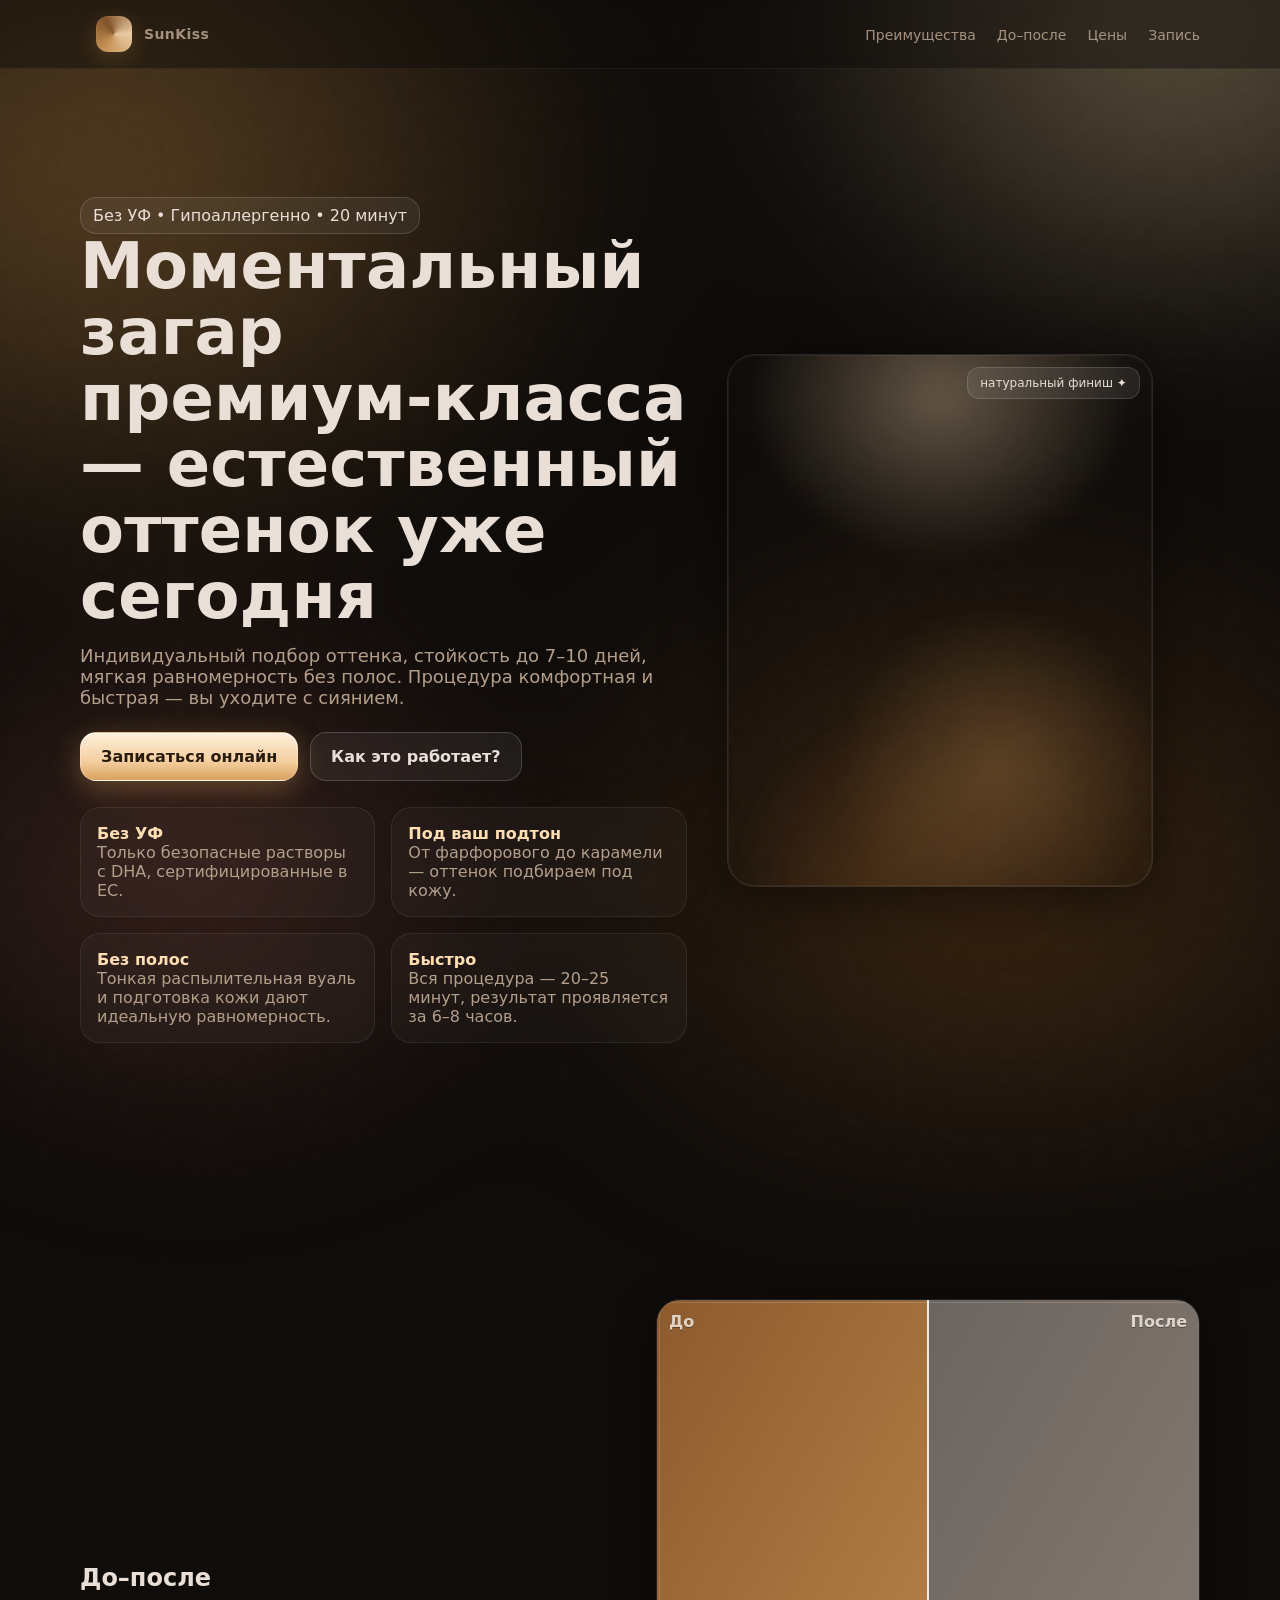
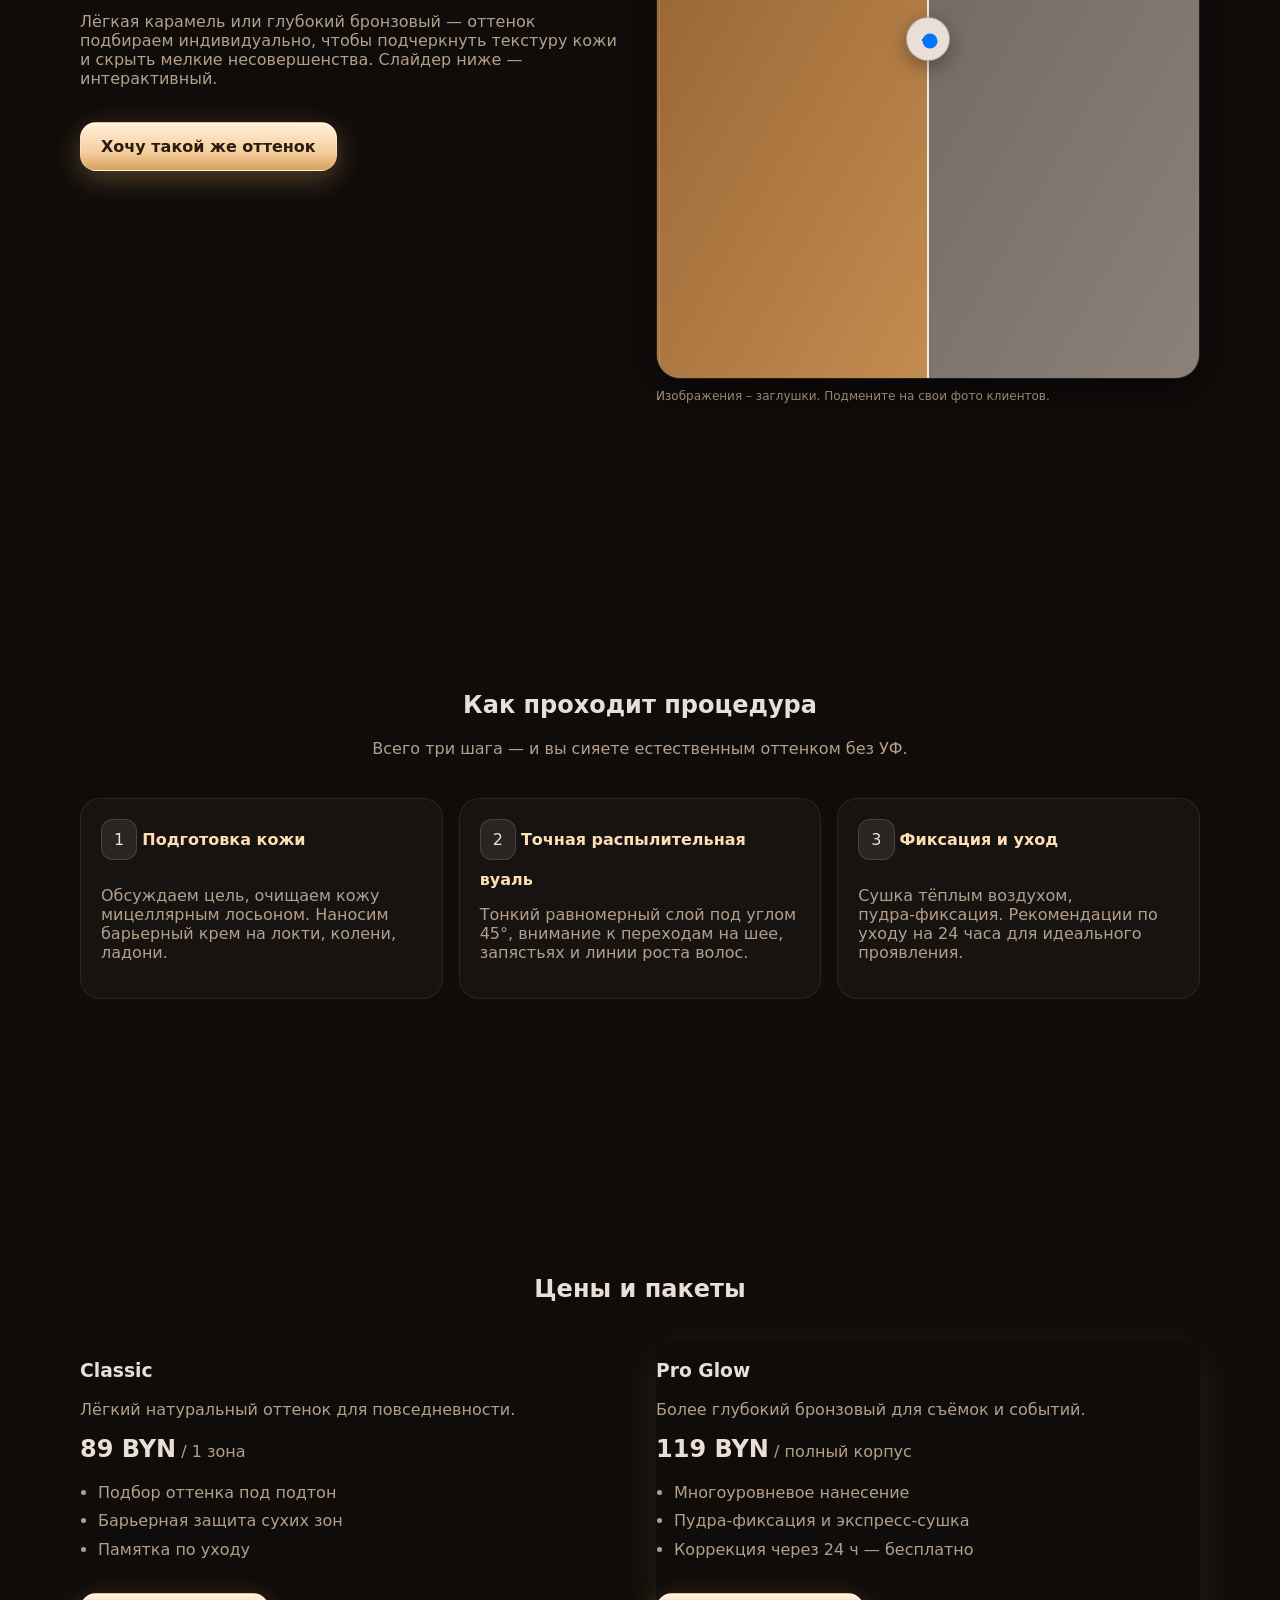
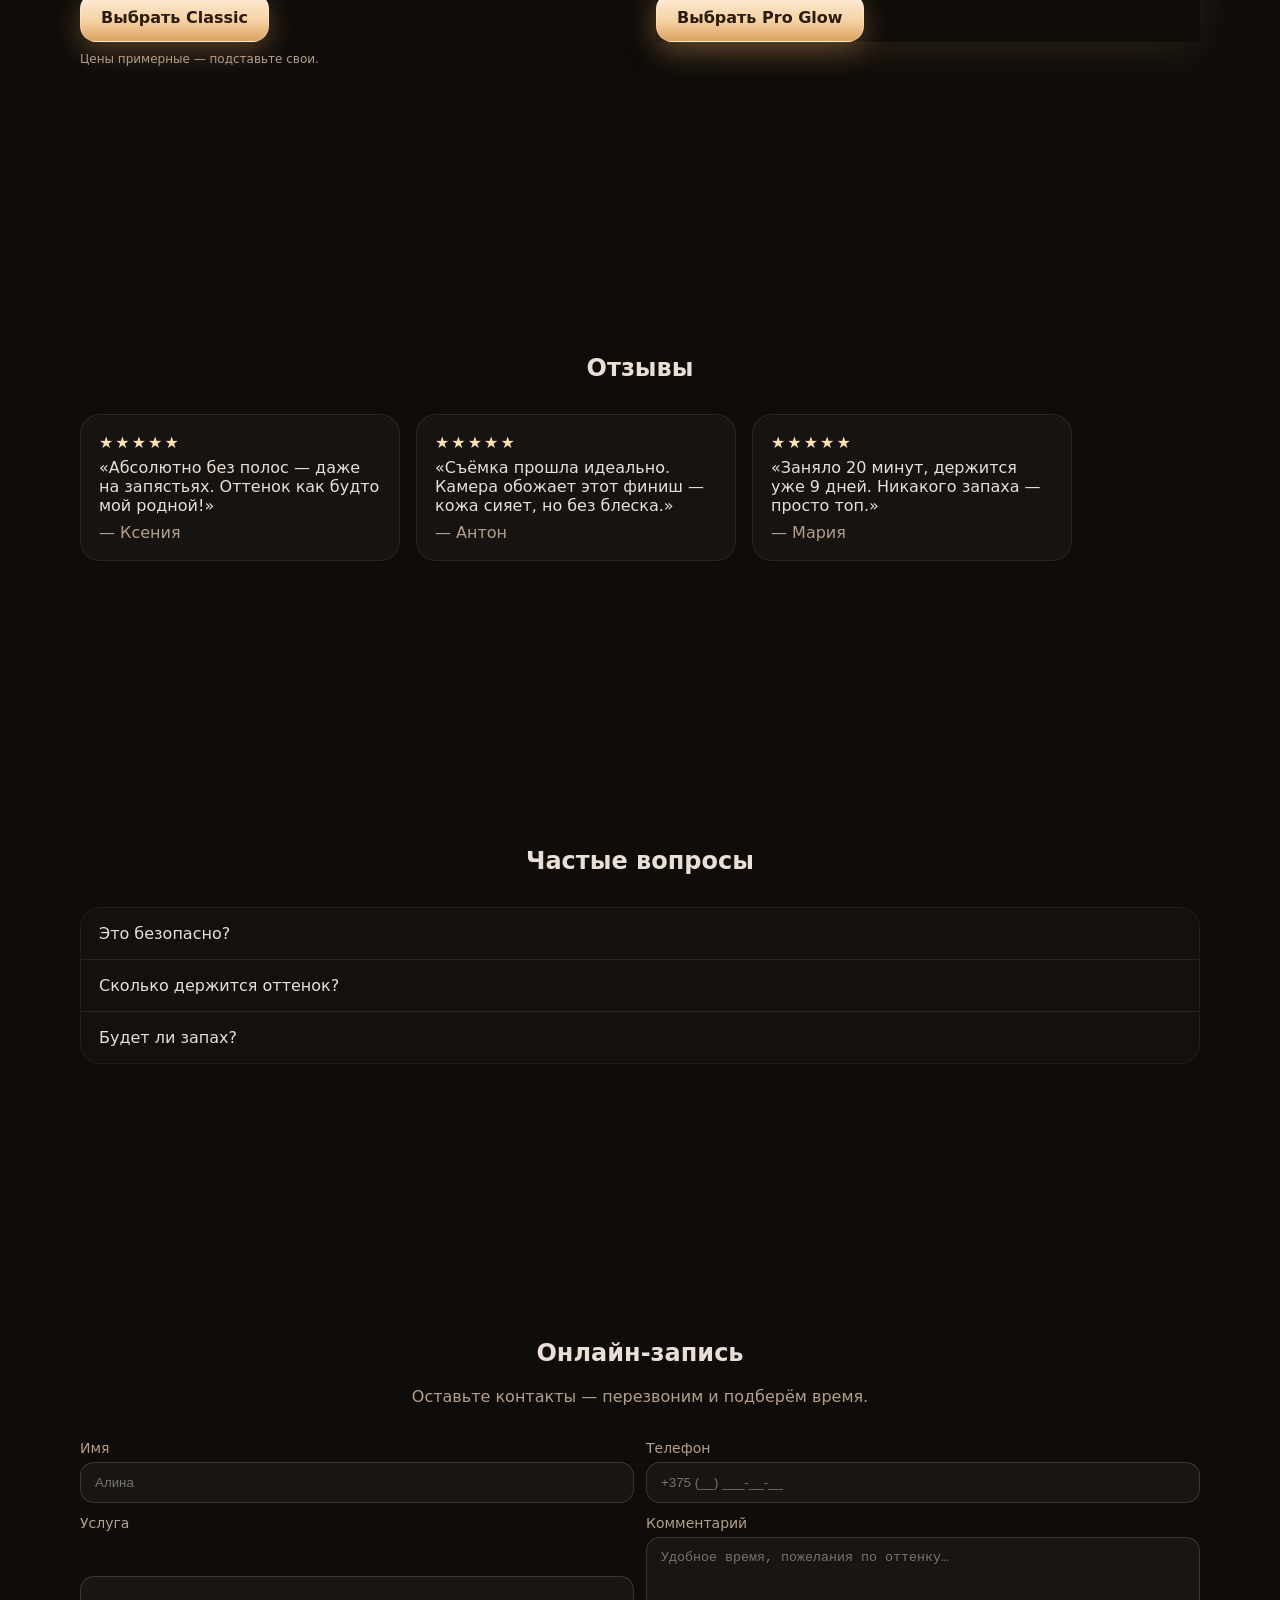
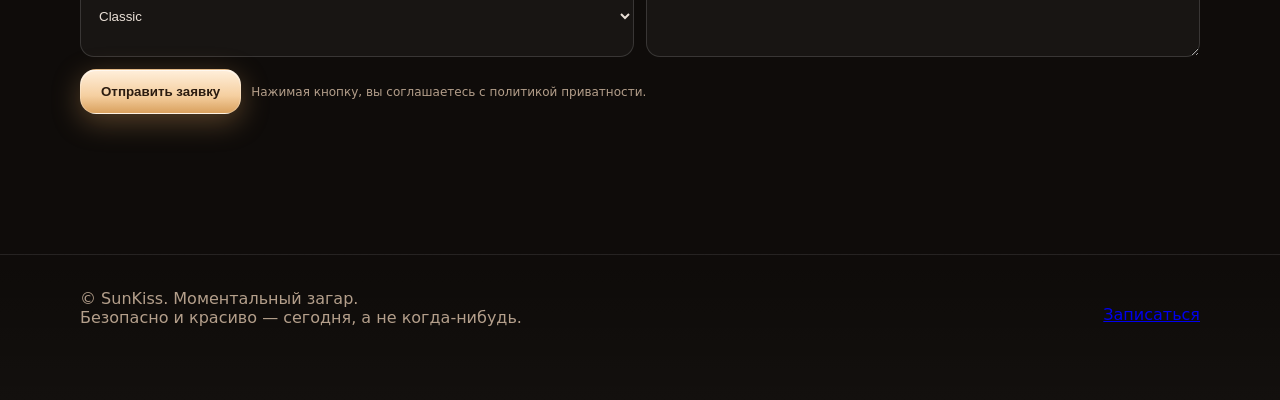
<file: test1/111.html>
<!DOCTYPE html>
<html lang="ru">
<head>
  <meta charset="UTF-8" />
  <meta name="viewport" content="width=device-width, initial-scale=1" />
  <title>SunKiss — моментальный загар</title>
  <meta name="description" content="Премиальный моментальный загар за 20 минут — без УФ, без полос, с мягким натуральным оттенком. Онлайн‑запись и бесплатная консультация." />
  <meta name="theme-color" content="#1a1411" />
  <style>
    :root{
      --bg:#0f0c0a;          /* глубокий тёплый чёрный */
      --ink:#e9dfd6;         /* тёплый светлый */
      --muted:#b49f8b;       /* пыльно‑бежевый */
      --bronze:#d9a15e;      /* бронза */
      --copper:#8c5a2d;      /* медь */
      --accent:#ffdeb4;      /* светлый акцент */
      --success:#7ed59b;     /* мягкий зелёный */
      --error:#ff8a7a;       /* мягкий коралл */
    }

    * { box-sizing: border-box; }
    html,body { height: 100%; }
    body{
      margin:0; font-family: Inter, system-ui, -apple-system, Segoe UI, Roboto, Ubuntu, Cantarell, Noto Sans, Arial, "Apple Color Emoji", "Segoe UI Emoji";
      color:var(--ink); background: var(--bg);
      -webkit-font-smoothing: antialiased; text-rendering: optimizeLegibility;
      overflow-x: hidden;
    }

    /* ====== Animated gradient background ====== */
    .bg-aurora{
      position: fixed; inset: -20vmax; z-index:-2;
      filter: blur(80px) saturate(120%);
      background:
        radial-gradient(50% 50% at 20% 30%, rgba(217,161,94,.35), transparent 60%),
        radial-gradient(40% 40% at 80% 20%, rgba(255,222,180,.35), transparent 60%),
        radial-gradient(45% 45% at 70% 80%, rgba(140,90,45,.35), transparent 60%),
        radial-gradient(35% 35% at 25% 80%, rgba(255,138,122,.18), transparent 60%);
      animation: drift 28s linear infinite alternate;
    }
    @keyframes drift{
      0%{ transform: translate3d(0,0,0) scale(1); }
      100%{ transform: translate3d(5vmax,-4vmax,0) scale(1.05); }
    }

    /* ====== Subtle grain overlay ====== */
    .grain{ position: fixed; inset:0; pointer-events:none; z-index:-1; opacity:.08; mix-blend-mode: soft-light; }

    /* ====== Layout ====== */
    .container{ width:min(1120px, 92vw); margin:0 auto; }
    section{ position:relative; padding: clamp(56px, 10vw, 128px) 0; }

    /* ====== Header ====== */
    .header{ position:sticky; top:0; backdrop-filter: blur(6px); background: rgba(15,12,10,.45); z-index:10; border-bottom:1px solid rgba(255,255,255,.06); }
    .nav{ display:flex; align-items:center; justify-content:space-between; padding:16px 0; }
    .brand{ display:flex; align-items:center; gap:12px; text-decoration:none; color:var(--ink); }
    .logo{ width:36px; height:36px; border-radius:12px; background: conic-gradient(from 210deg, var(--bronze), var(--copper), var(--accent), var(--bronze)); box-shadow: 0 0 0 1px rgba(255,255,255,.06) inset, 0 6px 24px rgba(217,161,94,.25); }
    .brand b{ letter-spacing:.4px; }
    .nav a{ color:var(--muted); text-decoration:none; font-size:14px; margin-left:16px; opacity:.9 }
    .nav a:hover{ color:var(--ink); }

    /* ====== Primary button ====== */
    .btn{ display:inline-flex; align-items:center; gap:10px; padding:14px 20px; border-radius:16px; background: linear-gradient(180deg, #ffefdb 0%, #f5cfa0 60%, #d9a15e 100%);
      color:#2b1c10; font-weight:600; text-decoration:none; border:1px solid rgba(255,255,255,.24);
      box-shadow: 0 8px 28px rgba(217,161,94,.35), inset 0 1px 0 rgba(255,255,255,.6);
      transform: translateZ(0); position:relative; overflow:hidden;
    }
    .btn:after{ content:""; position:absolute; inset:0; background: radial-gradient(80% 40% at 10% 10%, rgba(255,255,255,.6), transparent 35%); opacity:.0; transition:opacity .3s; }
    .btn:hover:after{ opacity:.2; }

    /* ====== Hero ====== */
    .hero{ display:grid; grid-template-columns: 1.1fr .9fr; gap: clamp(16px, 4vw, 40px); align-items:center; }
    .hero h1{ font-size: clamp(32px, 6vw, 64px); line-height:1.03; margin:0 0 16px; letter-spacing:.2px; }
    .hero p.lead{ color:var(--muted); font-size: clamp(16px, 2.6vw, 18px); margin: 0 0 24px; }
    .hero .cards{ display:grid; grid-template-columns: repeat(2, minmax(0,1fr)); gap:16px; }
    .hero .card{ border:1px solid rgba(255,255,255,.08); background: rgba(255,255,255,.03); border-radius:20px; padding:16px; backdrop-filter: blur(6px); }
    .hero .card b{ color: var(--accent); }

    .mock{ position:relative; aspect-ratio: 4/5; border-radius:28px; overflow:hidden; border:1px solid rgba(255,255,255,.1); box-shadow: 0 14px 60px rgba(0,0,0,.5), 0 0 0 1px rgba(255,255,255,.05) inset; }
    .mock .glow{ position:absolute; inset:-20%; background: radial-gradient(60% 40% at 50% 20%, rgba(255,222,180,.35), transparent 55%), radial-gradient(50% 40% at 60% 70%, rgba(217,161,94,.28), transparent 55%), radial-gradient(40% 35% at 40% 85%, rgba(140,90,45,.25), transparent 60%); animation: float 10s ease-in-out infinite; filter: blur(10px); }
    @keyframes float{ 50%{ transform: translateY(-10px) scale(1.02);} }
    .badge{ position:absolute; right:12px; top:12px; background: rgba(255,255,255,.08); border:1px solid rgba(255,255,255,.14); padding:8px 12px; border-radius:12px; font-size:12px; backdrop-filter: blur(6px); }

    /* ====== Before/After slider ====== */
    .ba{ position:relative; border-radius:24px; overflow:hidden; border:1px solid rgba(255,255,255,.08); box-shadow: 0 10px 40px rgba(0,0,0,.45); }
    .ba .after, .ba .before{ position:absolute; inset:0; background-size: cover; background-position: center; }
    /* заглушки без внешних изображений */
    .ba .before{ background-image: linear-gradient(120deg, #5f5853, #8b8179); }
    .ba .after{ background-image: linear-gradient(120deg, #8c5a2d, #d9a15e); clip-path: inset(0 50% 0 0); }
    .ba input[type=range]{ appearance:none; position:absolute; inset:0; width:100%; height:100%; background: transparent; cursor: col-resize; }
    .ba .handle{ position:absolute; top:0; bottom:0; width:2px; background: rgba(255,255,255,.85); left:50%; transform: translateX(-1px); }
    .ba .knob{ position:absolute; left:50%; top:50%; transform: translate(-50%,-50%); width:44px; height:44px; border-radius:50%; background: var(--ink); color:#2b1c10; display:grid; place-items:center; border:1px solid rgba(0,0,0,.25); box-shadow: 0 6px 20px rgba(0,0,0,.35); font-weight:700; }
    .ba .labels{ position:absolute; inset:12px; display:flex; justify-content:space-between; font-weight:600; text-shadow: 0 1px 0 rgba(0,0,0,.35); opacity:.9 }

    /* ====== Steps ====== */
    .steps{ display:grid; grid-template-columns: repeat(3, minmax(0,1fr)); gap:16px; }
    .step{ border:1px solid rgba(255,255,255,.08); background: rgba(255,255,255,.03); border-radius:20px; padding:20px; min-height:160px; position:relative; overflow:hidden; }
    .step i{ font-style:normal; display:inline-block; padding:10px 12px; border-radius:12px; background: rgba(255,255,255,.08); border:1px solid rgba(255,255,255,.14); margin-bottom:10px; }
    .step b{ color: var(--accent); }

    /* ====== Reviews ====== */
    .carousel{ display:flex; gap:16px; overflow:auto; scroll-snap-type:x mandatory; padding-bottom:10px; }
    .review{ flex:0 0 320px; scroll-snap-align:start; border:1px solid rgba(255,255,255,.08); background: rgba(255,255,255,.03); border-radius:20px; padding:18px; }
    .stars{ color: var(--accent); letter-spacing:2px; margin-bottom:6px; }

    /* ====== FAQ ====== */
    .faq{ border:1px solid rgba(255,255,255,.08); border-radius:20px; overflow:hidden; }
    .faq details{ border-top:1px solid rgba(255,255,255,.08); background: rgba(255,255,255,.02); }
    .faq details:first-child{ border-top:none; }
    .faq summary{ cursor:pointer; padding:16px 18px; list-style:none; }
    .faq summary::-webkit-details-marker{ display:none; }
    .faq .content{ padding:0 18px 16px; color:var(--muted); }

    /* ====== Form ====== */
    form{ display:grid; grid-template-columns: repeat(2, minmax(0,1fr)); gap:12px; }
    .field{ display:grid; gap:6px; }
    label{ font-size:14px; color:var(--muted); }
    input, textarea, select{
      width:100%; padding:12px 14px; border-radius:14px; border:1px solid rgba(255,255,255,.14); background: rgba(255,255,255,.04); color:var(--ink);
      outline:none; transition: border-color .2s, box-shadow .2s;
    }
    input:focus, textarea:focus, select:focus{ border-color: var(--bronze); box-shadow: 0 0 0 4px rgba(217,161,94,.15); }
    textarea{ min-height:120px; resize: vertical; }

    .note{ font-size:12px; color:var(--muted); }

    /* ====== Footer ====== */
    footer{ padding:34px 0 60px; color:var(--muted); border-top:1px solid rgba(255,255,255,.08); background: linear-gradient(180deg, transparent, rgba(255,255,255,.02)); }

    /* ====== Utilities ====== */
    .grid-2{ display:grid; grid-template-columns: repeat(2, minmax(0,1fr)); gap: clamp(16px, 4vw, 32px); }
    .center{ text-align:center; }
    .muted{ color:var(--muted); }
    .pill{ display:inline-block; padding:8px 12px; border-radius:16px; border:1px solid rgba(255,255,255,.14); background: rgba(255,255,255,.06); color:var(--ink); }

    /* ====== Responsive ====== */
    @media (max-width: 960px){
      .hero{ grid-template-columns: 1fr; }
      .steps{ grid-template-columns: 1fr; }
      form{ grid-template-columns: 1fr; }
      .grid-2{ grid-template-columns: 1fr; }
    }
  </style>
</head>
<body>
  <!-- Visual background -->
  <div class="bg-aurora" aria-hidden="true"></div>
  <svg class="grain" viewBox="0 0 100 100" preserveAspectRatio="none">
    <filter id="n">
      <feTurbulence type="fractalNoise" baseFrequency="0.8" numOctaves="4" stitchTiles="stitch"/>
      <feColorMatrix type="saturate" values="0"/>
      <feComponentTransfer>
        <feFuncA type="linear" slope="0.5"/>
      </feComponentTransfer>
    </filter>
    <rect width="100" height="100" filter="url(#n)"></rect>
  </svg>

  <!-- Header -->
  <header class="header">
    <div class="container nav">
      <a href="#home" class="brand"><span class="logo" aria-hidden="true"></span><b>SunKiss</b></a>
      <nav>
        <a href="#benefits">Преимущества</a>
        <a href="#ba">До–после</a>
        <a href="#pricing">Цены</a>
        <a href="#booking">Запись</a>
      </nav>
    </div>
  </header>

  <!-- Hero -->
  <section id="home">
    <div class="container hero">
      <div>
        <span class="pill">Без УФ • Гипоаллергенно • 20 минут</span>
        <h1>Моментальный загар премиум‑класса — естественный оттенок уже сегодня</h1>
        <p class="lead">Индивидуальный подбор оттенка, стойкость до 7–10 дней, мягкая равномерность без полос. Процедура комфортная и быстрая — вы уходите с сиянием.
        </p>
        <div style="display:flex; gap:12px; flex-wrap:wrap; margin: 18px 0 26px;">
          <a class="btn" href="#booking">Записаться онлайн</a>
          <a class="btn" href="#faq" style="background: rgba(255,255,255,.06); color: var(--ink); box-shadow:none; border-color: rgba(255,255,255,.18);">Как это работает?</a>
        </div>
        <div class="cards">
          <div class="card"><b>Без УФ</b><br><span class="muted">Только безопасные растворы с DHA, сертифицированные в ЕС.</span></div>
          <div class="card"><b>Под ваш подтон</b><br><span class="muted">От фарфорового до карамели — оттенок подбираем под кожу.</span></div>
          <div class="card"><b>Без полос</b><br><span class="muted">Тонкая распылительная вуаль и подготовка кожи дают идеальную равномерность.</span></div>
          <div class="card"><b>Быстро</b><br><span class="muted">Вся процедура — 20–25 минут, результат проявляется за 6–8 часов.</span></div>
        </div>
      </div>
      <div>
        <div class="mock" aria-label="Визуал сияния кожи">
          <div class="glow"></div>
          <div class="badge">натуральный финиш ✦</div>
        </div>
      </div>
    </div>
  </section>

  <!-- Before/After -->
  <section id="ba">
    <div class="container">
      <div class="grid-2" style="align-items:center;">
        <div>
          <h2>До–после</h2>
          <p class="muted">Лёгкая карамель или глубокий бронзовый — оттенок подбираем индивидуально, чтобы подчеркнуть текстуру кожи и скрыть мелкие несовершенства. Слайдер ниже — интерактивный.
          </p>
          <div style="height:18px"></div>
          <a class="btn" href="#booking">Хочу такой же оттенок</a>
        </div>
        <div>
          <div class="ba" style="aspect-ratio: 4/5;" aria-label="Слайдер до–после">
            <div class="before"></div>
            <div class="after"></div>
            <div class="handle"></div>
            <div class="knob" aria-hidden="true">↔</div>
            <div class="labels"><span>До</span><span>После</span></div>
            <input type="range" min="0" max="100" value="50" aria-label="Проведите для сравнения" />
          </div>
          <p class="note" style="margin-top:10px">Изображения – заглушки. Подмените на свои фото клиентов.
          </p>
        </div>
      </div>
    </div>
  </section>

  <!-- Benefits / Steps -->
  <section id="benefits">
    <div class="container">
      <h2 class="center">Как проходит процедура</h2>
      <p class="center muted">Всего три шага — и вы сияете естественным оттенком без УФ.</p>
      <div style="height:24px"></div>
      <div class="steps">
        <div class="step">
          <i>1</i>
          <b>Подготовка кожи</b>
          <p class="muted">Обсуждаем цель, очищаем кожу мицеллярным лосьоном. Наносим барьерный крем на локти, колени, ладони.</p>
        </div>
        <div class="step">
          <i>2</i>
          <b>Точная распылительная вуаль</b>
          <p class="muted">Тонкий равномерный слой под углом 45°, внимание к переходам на шее, запястьях и линии роста волос.</p>
        </div>
        <div class="step">
          <i>3</i>
          <b>Фиксация и уход</b>
          <p class="muted">Сушка тёплым воздухом, пудра‑фиксация. Рекомендации по уходу на 24 часа для идеального проявления.</p>
        </div>
      </div>
    </div>
  </section>

  <!-- Pricing -->
  <section id="pricing">
    <div class="container">
      <h2 class="center">Цены и пакеты</h2>
      <div style="height:18px"></div>
      <div class="grid-2">
        <div class="card">
          <h3>Classic</h3>
          <p class="muted">Лёгкий натуральный оттенок для повседневности.</p>
          <p><b style="font-size:24px">89 BYN</b> <span class="muted">/ 1 зона</span></p>
          <ul class="muted" style="padding-left:18px; line-height:1.8">
            <li>Подбор оттенка под подтон</li>
            <li>Барьерная защита сухих зон</li>
            <li>Памятка по уходу</li>
          </ul>
          <div style="height:12px"></div>
          <a class="btn" href="#booking">Выбрать Classic</a>
        </div>
        <div class="card" style="border-color: rgba(217,161,94,.45); box-shadow: 0 10px 40px rgba(217,161,94,.12)">
          <h3>Pro Glow</h3>
          <p class="muted">Более глубокий бронзовый для съёмок и событий.</p>
          <p><b style="font-size:24px">119 BYN</b> <span class="muted">/ полный корпус</span></p>
          <ul class="muted" style="padding-left:18px; line-height:1.8">
            <li>Многоуровневое нанесение</li>
            <li>Пудра‑фиксация и экспресс‑сушка</li>
            <li>Коррекция через 24 ч — бесплатно</li>
          </ul>
          <div style="height:12px"></div>
          <a class="btn" href="#booking">Выбрать Pro Glow</a>
        </div>
      </div>
      <p class="note" style="margin-top:10px">Цены примерные — подставьте свои.</p>
    </div>
  </section>

  <!-- Reviews -->
  <section>
    <div class="container">
      <h2 class="center">Отзывы</h2>
      <div style="height:12px"></div>
      <div class="carousel" aria-label="Отзывы клиентов">
        <article class="review">
          <div class="stars">★★★★★</div>
          «Абсолютно без полос — даже на запястьях. Оттенок как будто мой родной!»
          <div class="muted" style="margin-top:8px">— Ксения</div>
        </article>
        <article class="review">
          <div class="stars">★★★★★</div>
          «Съёмка прошла идеально. Камера обожает этот финиш — кожа сияет, но без блеска.»
          <div class="muted" style="margin-top:8px">— Антон</div>
        </article>
        <article class="review">
          <div class="stars">★★★★★</div>
          «Заняло 20 минут, держится уже 9 дней. Никакого запаха — просто топ.»
          <div class="muted" style="margin-top:8px">— Мария</div>
        </article>
      </div>
    </div>
  </section>

  <!-- FAQ -->
  <section id="faq">
    <div class="container">
      <h2 class="center">Частые вопросы</h2>
      <div style="height:12px"></div>
      <div class="faq">
        <details>
          <summary>Это безопасно?</summary>
          <div class="content">Да. Растворы на основе DHA взаимодействуют только с верхним слоем кожи — без УФ и без проникновения в кровоток.</div>
        </details>
        <details>
          <summary>Сколько держится оттенок?</summary>
          <div class="content">В среднем 7–10 дней при мягком очищении и регулярном увлажнении. Скрабы — после 48 часов.</div>
        </details>
        <details>
          <summary>Будет ли запах?</summary>
          <div class="content">Современные формулы практически без запаха. Мы используем нейтрализаторы, чтобы финиш оставался комфортным.</div>
        </details>
      </div>
    </div>
  </section>

  <!-- Booking -->
  <section id="booking">
    <div class="container">
      <h2 class="center">Онлайн‑запись</h2>
      <p class="center muted">Оставьте контакты — перезвоним и подберём время. 
      </p>
      <div style="height:18px"></div>
      <form id="form">
        <div class="field">
          <label for="name">Имя</label>
          <input id="name" name="name" placeholder="Алина" required>
        </div>
        <div class="field">
          <label for="phone">Телефон</label>
          <input id="phone" name="phone" inputmode="tel" placeholder="+375 (__) ___‑__‑__" required>
        </div>
        <div class="field">
          <label for="service">Услуга</label>
          <select id="service" name="service">
            <option>Classic</option>
            <option>Pro Glow</option>
          </select>
        </div>
        <div class="field">
          <label for="msg">Комментарий</label>
          <textarea id="msg" name="msg" placeholder="Удобное время, пожелания по оттенку…"></textarea>
        </div>
        <div class="field" style="grid-column: 1/-1; display:flex; gap:10px; align-items:center; flex-wrap:wrap;">
          <button class="btn" type="submit">Отправить заявку</button>
          <span class="note">Нажимая кнопку, вы соглашаетесь с политикой приватности.</span>
        </div>
      </form>
      <p id="formStatus" class="note" role="status" style="margin-top:10px"></p>
    </div>
  </section>

  <footer>
    <div class="container" style="display:flex; justify-content:space-between; gap:16px; flex-wrap:wrap;">
      <div>© <span id="year"></span> SunKiss. Моментальный загар.
        <br><span class="muted">Безопасно и красиво — сегодня, а не когда‑нибудь.</span>
      </div>
      <div>
        <a class="nav" href="#booking" style="margin:0">Записаться</a>
      </div>
    </div>
  </footer>

  <script>
    // Smooth scroll with offset for sticky header
    document.querySelectorAll('a[href^="#"]').forEach(a=>{
      a.addEventListener('click', e=>{
        const id = a.getAttribute('href');
        if(id.length>1){
          e.preventDefault();
          const el = document.querySelector(id);
          if(!el) return;
          const header = document.querySelector('.header');
          const y = el.getBoundingClientRect().top + window.scrollY - (header.offsetHeight + 10);
          window.scrollTo({ top:y, behavior:'smooth' });
        }
      });
    });

    // Before/After slider logic
    const ba = document.querySelector('.ba');
    const range = ba.querySelector('input[type=range]');
    const after = ba.querySelector('.after');
    const handle = ba.querySelector('.handle');
    const knob = ba.querySelector('.knob');
    const updateBA = (val)=>{
      after.style.clipPath = `inset(0 ${100-val}% 0 0)`;
      handle.style.left = knob.style.left = val + '%';
    };
    range.addEventListener('input', e=> updateBA(e.target.value));
    updateBA(range.value);

    // Reveal on scroll
    const io = new IntersectionObserver((entries)=>{
      entries.forEach(en=>{
        if(en.isIntersecting){ en.target.animate([
          {opacity:0, transform:'translateY(12px) scale(.98)'},
          {opacity:1, transform:'translateY(0) scale(1)'}
        ], {duration:700, easing:'cubic-bezier(.2,.7,.2,1)', fill:'both'});
        io.unobserve(en.target);
      }
    }, {threshold:.12});
    document.querySelectorAll('section .container > *').forEach(el=> io.observe(el));

    // Form — fake submit
    const form = document.getElementById('form');
    form.addEventListener('submit', (e)=>{
      e.preventDefault();
      const status = document.getElementById('formStatus');
      status.textContent = 'Отправляем…';
      setTimeout(()=>{
        status.textContent = 'Готово! Мы свяжемся с вами в ближайшее время.';
        status.style.color = getComputedStyle(document.documentElement).getPropertyValue('--success');
        form.reset();
      }, 900);
    });

    // Year
    document.getElementById('year').textContent = new Date().getFullYear();
  </script>
</body>
</html>
</file>
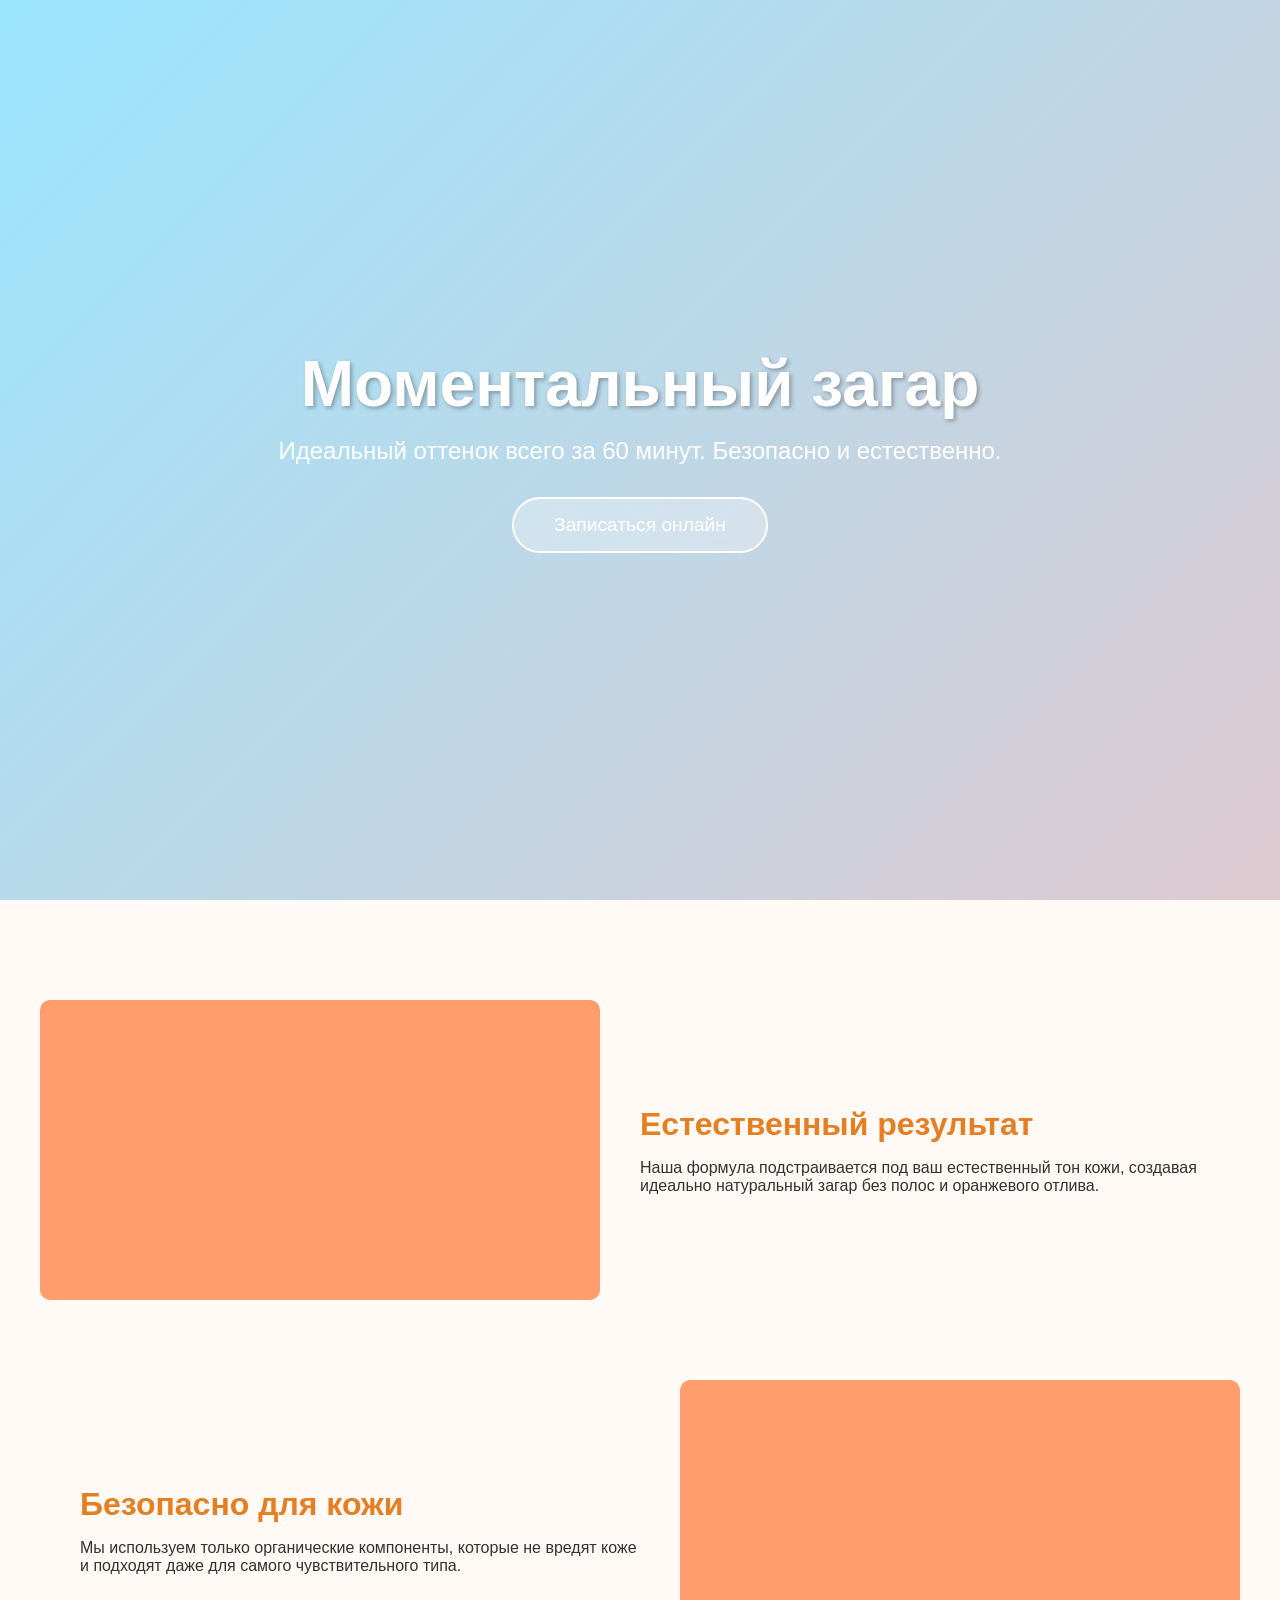
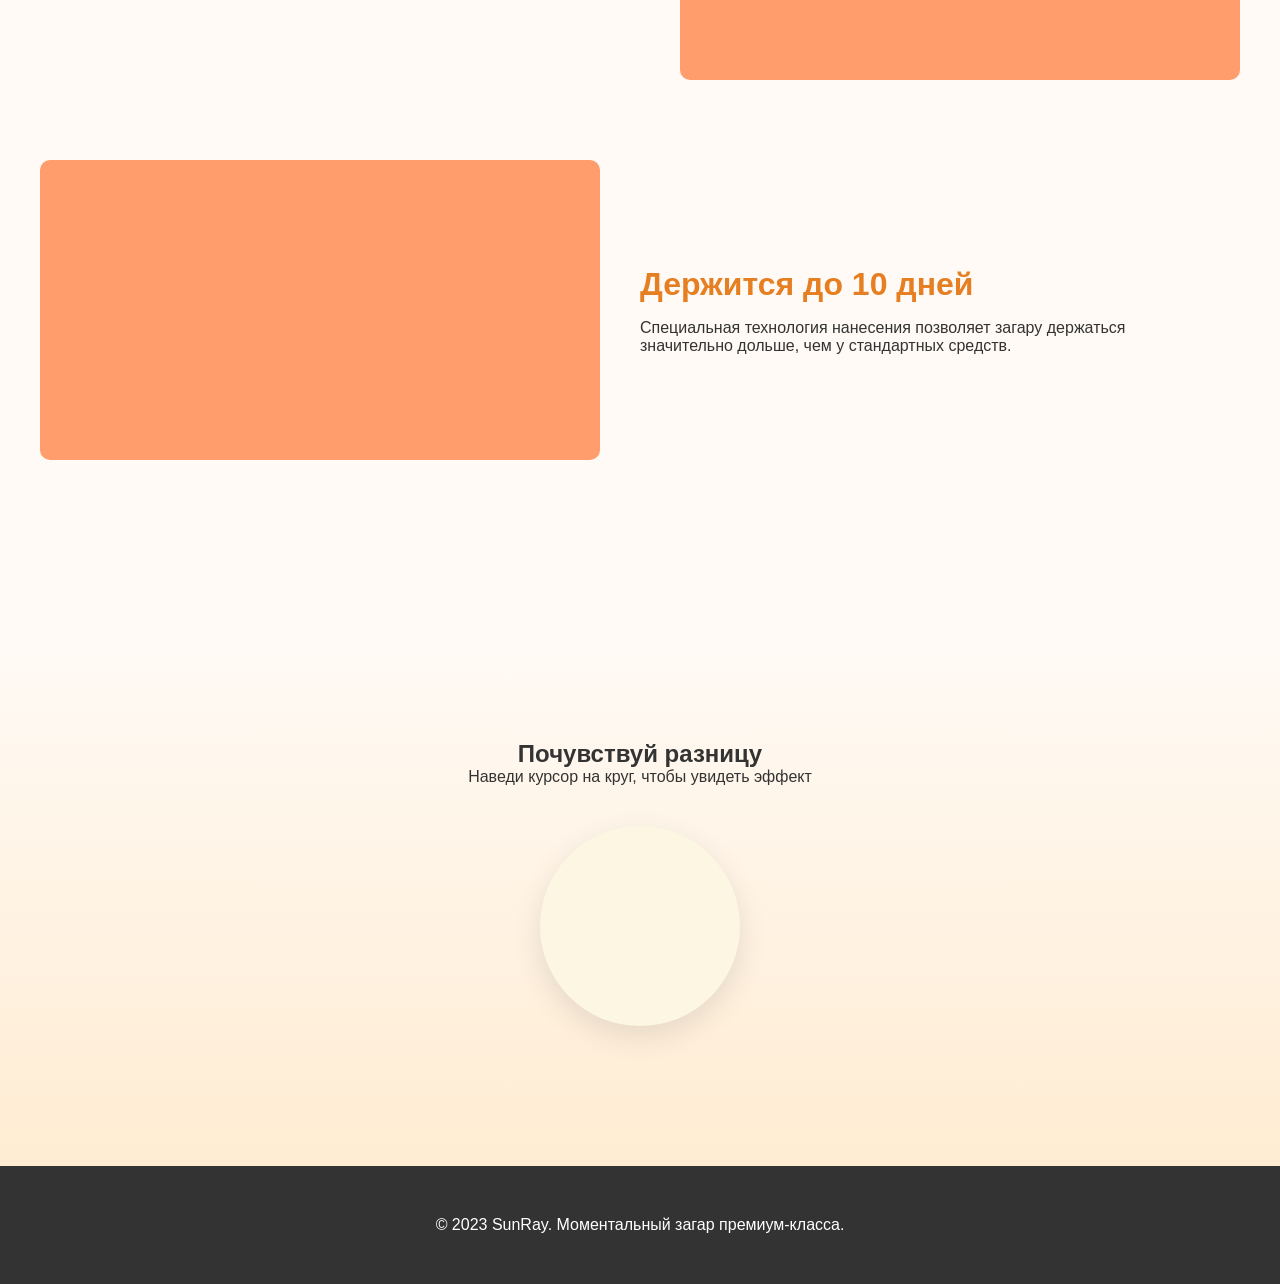
<file: test1/dos.html>
<!DOCTYPE html>
<html lang="ru">
<head>
    <meta charset="UTF-8">
    <meta name="viewport" content="width=device-width, initial-scale=1.0">
    <title>SunRay | Моментальный загар</title>
    <script src="https://code.jquery.com/jquery-3.6.4.min.js"></script>
    <style>
        * {
            margin: 0;
            padding: 0;
            box-sizing: border-box;
            font-family: 'Arial', sans-serif;
        }

        body {
            overflow-x: hidden;
            color: #333;
        }

        /* Секция Героя с анимированным градиентом */
        .hero {
            height: 100vh;
            display: flex;
            flex-direction: column;
            justify-content: center;
            align-items: center;
            text-align: center;
            background: linear-gradient(-45deg, #ffd89b, #ff9d6c, #f5c0c0, #9be6ff);
            background-size: 400% 400%;
            animation: gradientShift 10s ease infinite;
            color: white;
            position: relative;
        }

        @keyframes gradientShift {
            0% { background-position: 0% 50%; }
            50% { background-position: 100% 50%; }
            100% { background-position: 0% 50%; }
        }

        .hero h1 {
            font-size: 4rem;
            margin-bottom: 1rem;
            opacity: 0;
            transform: translateY(30px);
            animation: fadeInUp 1s ease 0.5s forwards;
            text-shadow: 2px 2px 4px rgba(0,0,0,0.3);
        }

        .hero p {
            font-size: 1.5rem;
            margin-bottom: 2rem;
            opacity: 0;
            transform: translateY(30px);
            animation: fadeInUp 1s ease 0.8s forwards;
        }

        .cta-button {
            padding: 15px 40px;
            font-size: 1.2rem;
            background: rgba(255, 255, 255, 0.3);
            backdrop-filter: blur(10px);
            border: 2px solid white;
            color: white;
            border-radius: 50px;
            cursor: pointer;
            transition: all 0.3s ease;
            opacity: 0;
            transform: translateY(30px);
            animation: fadeInUp 1s ease 1.1s forwards;
            text-decoration: none;
        }

        .cta-button:hover {
            background: white;
            color: #ff9d6c;
        }

        @keyframes fadeInUp {
            to {
                opacity: 1;
                transform: translateY(0);
            }
        }

        /* Секция "Почему мы?" с анимацией при скролле */
        .features {
            padding: 100px 20px;
            background-color: #fffaf5;
        }

        .container {
            max-width: 1200px;
            margin: 0 auto;
        }

        .feature-item {
            display: flex;
            align-items: center;
            margin-bottom: 80px;
            opacity: 0;
            transform: translateX(-100px);
            transition: all 0.8s ease;
        }
        .feature-item:nth-child(even) {
            flex-direction: row-reverse;
            transform: translateX(100px);
        }

        .feature-item.visible {
            opacity: 1;
            transform: translateX(0);
        }

        .feature-img {
            flex: 1;
            height: 300px;
            background-color: #ff9d6c;
            border-radius: 10px;
            /* Замените background-color на background-image с вашей картинкой */
            background-size: cover;
            background-position: center;
        }

        .feature-text {
            flex: 1;
            padding: 40px;
        }

        .feature-text h3 {
            font-size: 2rem;
            margin-bottom: 1rem;
            color: #e67e22;
        }

        /* Секция с интерактивным загаром */
        .interactive {
            padding: 100px 20px;
            background: linear-gradient(to bottom, #fffaf5, #ffecd2);
            text-align: center;
        }

        .skin-demo {
            width: 200px;
            height: 200px;
            background-color: #fdf6e3; /* Светлый тон кожи */
            border-radius: 50%;
            margin: 40px auto;
            cursor: pointer;
            transition: background-color 1.5s ease;
            box-shadow: 0 10px 30px rgba(0,0,0,0.1);
        }

        .skin-demo:hover {
            background-color: #e6b89c; /* Загорелый тон кожи */
        }

        /* Футер */
        footer {
            padding: 50px 20px;
            background-color: #333;
            color: white;
            text-align: center;
        }
    </style>
</head>
<body>

    <!-- Секция Героя -->
    <section class="hero">
        <h1>Моментальный загар</h1>
        <p>Идеальный оттенок всего за 60 минут. Безопасно и естественно.</p>
        <a href="#form" class="cta-button">Записаться онлайн</a>
    </section>

    <!-- Секция Преимуществ -->
    <section class="features">
        <div class="container">
            <div class="feature-item">
                <div class="feature-img" style="background-image: url('https://placehold.co/600x400/ff9d6c/white?text=Натуральный+оттенок');"></div>
                <div class="feature-text">
                    <h3>Естественный результат</h3>
                    <p>Наша формула подстраивается под ваш естественный тон кожи, создавая идеально натуральный загар без полос и оранжевого отлива.</p>
                </div>
            </div>
            <div class="feature-item">
                <div class="feature-img" style="background-image: url('https://placehold.co/600x400/f5c0c0/white?text=Безопасно');"></div>
                <div class="feature-text">
                    <h3>Безопасно для кожи</h3>
                    <p>Мы используем только органические компоненты, которые не вредят коже и подходят даже для самого чувствительного типа.</p>
                </div>
            </div>
            <div class="feature-item">
                <div class="feature-img" style="background-image: url('https://placehold.co/600x400/9be6ff/white?text=Долго+держится');"></div>
                <div class="feature-text">
                    <h3>Держится до 10 дней</h3>
                    <p>Специальная технология нанесения позволяет загару держаться значительно дольше, чем у стандартных средств.</p>
                </div>
            </div>
        </div>
    </section>

    <!-- Интерактивная секция -->
    <section class="interactive">
        <div class="container">
            <h2>Почувствуй разницу</h2>
            <p>Наведи курсор на круг, чтобы увидеть эффект</p>
            <div class="skin-demo" id="skinDemo"></div>
        </div>
    </section>

    <!-- Футер -->
    <footer>
        <div class="container">
            <p>© 2023 SunRay. Моментальный загар премиум-класса.</p>
        </div>
    </footer>

    <script>
        $(document).ready(function() {

            // Анимация появления элементов при скролле
            function checkVisibility() {
                $('.feature-item').each(function() {
                    var element = $(this);
                    var position = element.offset().top;
                    var scrollPosition = $(window).scrollTop() + $(window).height();

                    if (scrollPosition > position + 100) {
                        element.addClass('visible');
                    }
                });
            }

            // Проверяем при загрузке и при скролле
            checkVisibility();
            $(window).scroll(function() {
                checkVisibility();
            });

            // Небольшой эффект параллакса для героя
            $(window).scroll(function() {
                var scrolled = $(window).scrollTop();
                $('.hero').css('background-position-y', -(scrolled * 0.5) + 'px');
            });

            // Усложним интерактивный элемент: пусть загар зависит от положения курсора
            $('#skinDemo').on('mousemove', function(e) {
                var $this = $(this);
                var offset = $this.offset();
                var x = e.pageX - offset.left;
                var y = e.pageY - offset.top;

                // Чем ближе к центру, тем темнее загар
                var centerX = $this.width() / 2;
                var centerY = $this.height() / 2;

                var distance = Math.sqrt(Math.pow(x - centerX, 2) + Math.pow(y - centerY, 2));
                var maxDistance = Math.sqrt(Math.pow(centerX, 2) + Math.pow(centerY, 2));

                // Интенсивность загара от 0 до 1
                var intensity = 1 - (distance / maxDistance);

                // Базовые цвета: светлый тон кожи и загорелый
                var baseColor = [253, 246, 227]; // #fdf6e3 в RGB
                var tanColor = [179, 130, 102];  // #b38266 в RGB

                // Смешиваем цвета в зависимости от интенсивности
                var r = Math.round(baseColor[0] + (tanColor[0] - baseColor[0]) * intensity);
                var g = Math.round(baseColor[1] + (tanColor[1] - baseColor[1]) * intensity);
                var b = Math.round(baseColor[2] + (tanColor[2] - baseColor[2]) * intensity);

                $this.css('background-color', 'rgb(' + r + ',' + g + ',' + b + ')');
            });

            // Возвращаем исходный цвет, когда курсор убираем
            $('#skinDemo').on('mouseleave', function() {
                $(this).css('background-color', '#fdf6e3');
            });

        });
    </script>
</body>
</html>
</file>
